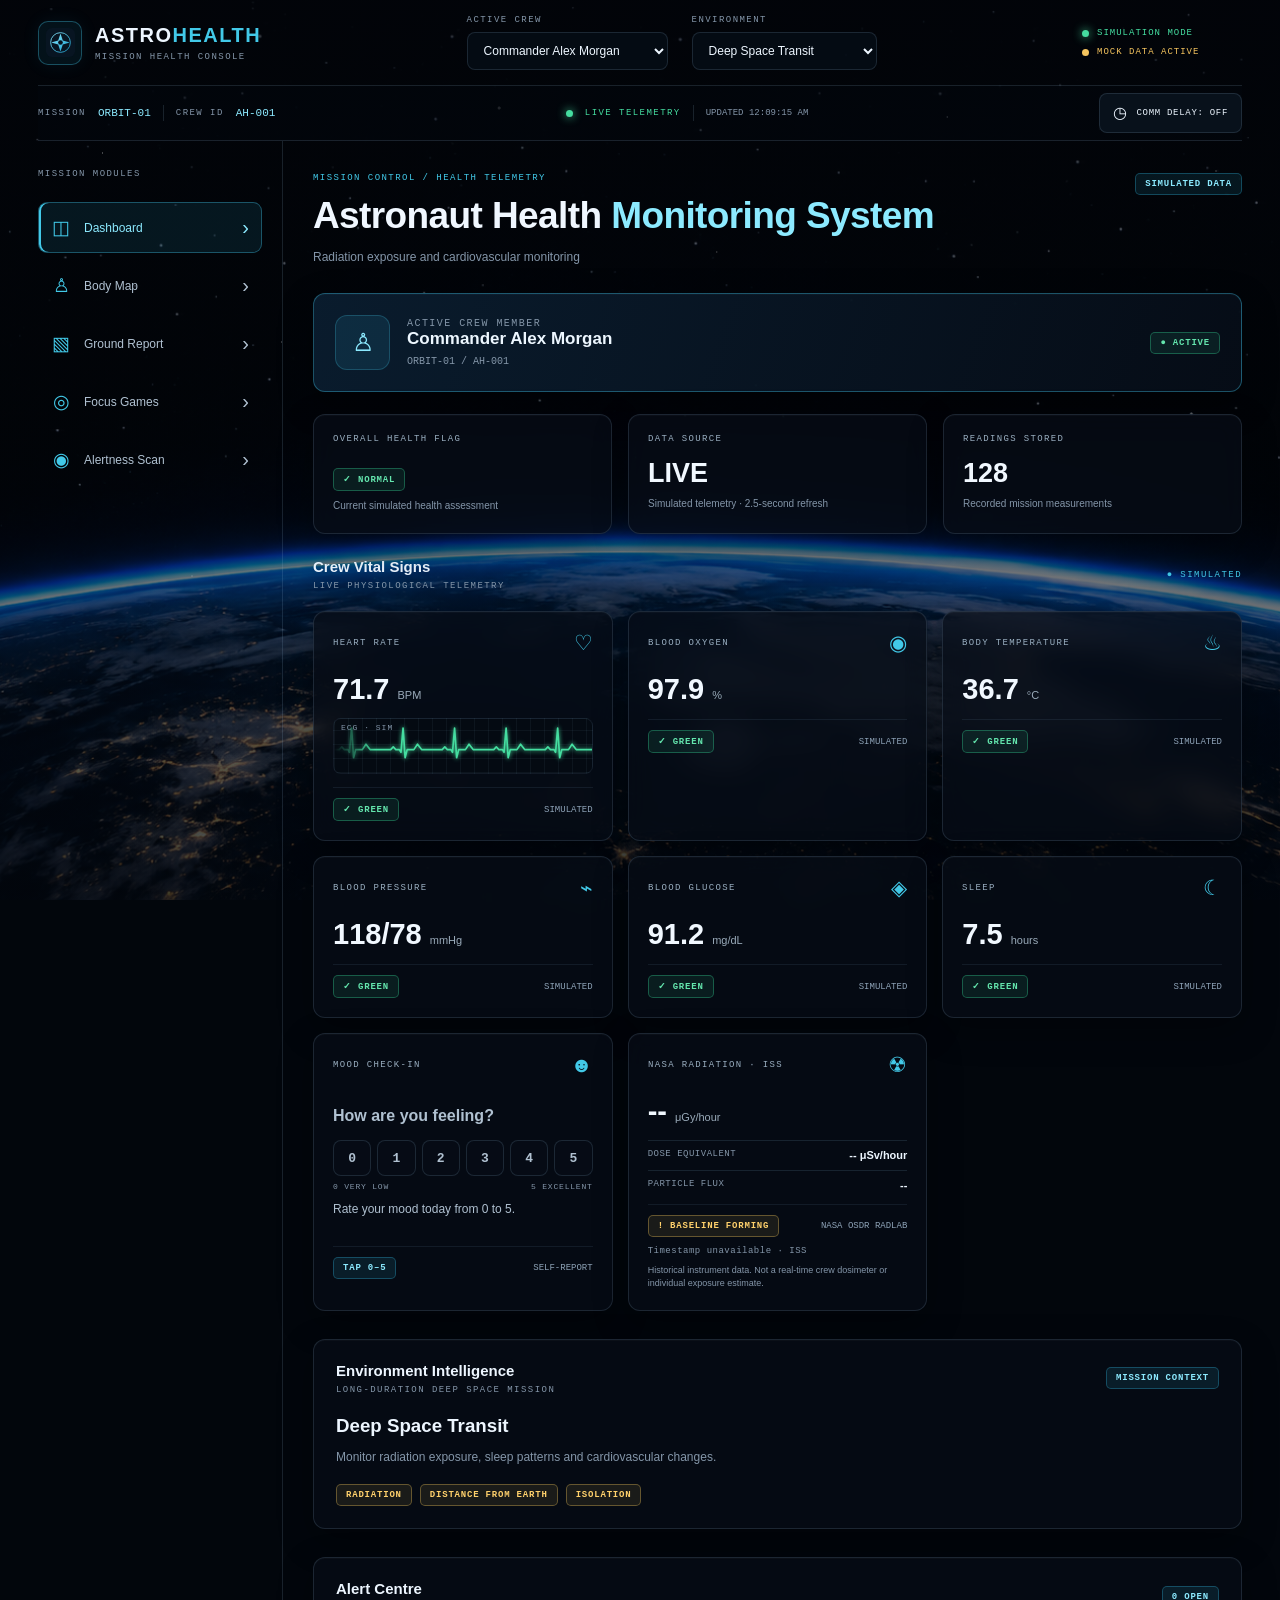
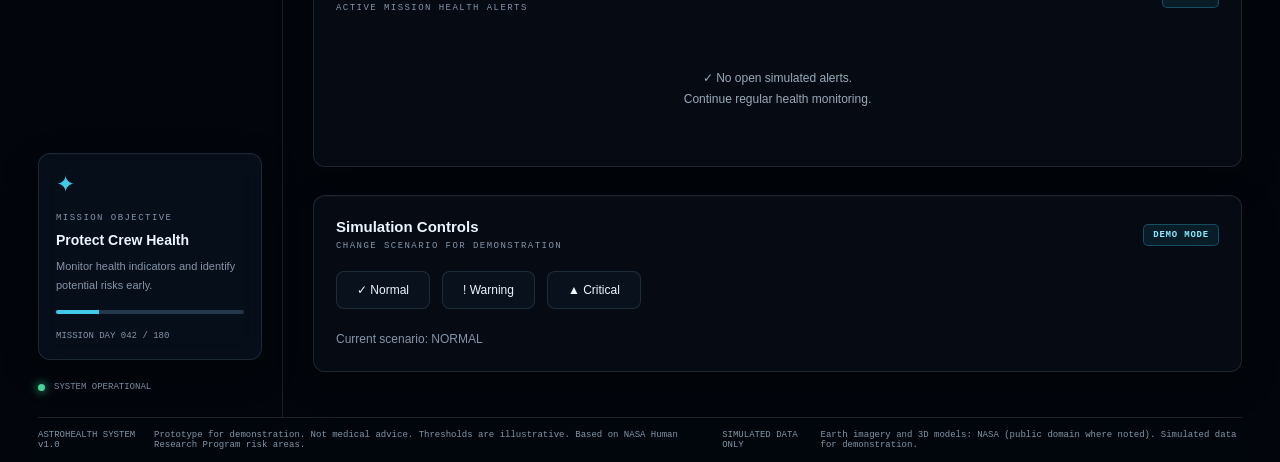
<file: frontend/static/index.html>
<!DOCTYPE html>
<html lang="en">
<head>
    <meta charset="UTF-8">
    <meta name="viewport" content="width=device-width, initial-scale=1.0">

    <meta name="theme-color" content="#07111f">

    <meta name="description"
          content="AstroHealth - Astronaut Mission Health Monitoring Console">

    <title>AstroHealth | Mission Health Console</title>

    <!-- Existing stylesheets -->
    <link rel="stylesheet" href="./css/tokens.css">
    <link rel="stylesheet" href="./css/base.css">
    <link rel="stylesheet" href="./css/components.css">
    <link rel="stylesheet" href="./css/pages.css">
<link rel="stylesheet" href="./css/body-map.css">
<link rel="stylesheet" href="./css/report.css">
    <!-- Earth mission-control theme -->
    <link rel="stylesheet" href="./css/theme-earth.css">

    <!-- Focus Games theme -->
    <link rel="stylesheet" href="./css/games.css">

    <!-- Dashboard extras: ECG trace + mood check-in -->
    <link rel="stylesheet" href="./css/dashboard-extras.css">

    <!-- Alertness Scan (MediaPipe) + radiation card -->
    <link rel="stylesheet" href="./css/vision.css">
    <link rel="stylesheet" href="./css/radiation.css">

    <link rel="icon" href="./assets/logo.svg" type="image/svg+xml">
</head>

<body class="photo-earth">

    <div class="app-background space-bg" aria-hidden="true"></div>

    <div class="app-shell">

        <!-- TOP HEADER -->
        <header class="topbar">

            <div class="brand">

                <div class="brand-logo">
                    <img src="./assets/logo.svg" alt="AstroHealth logo">
                </div>

                <div class="brand-info">
                    <h1>ASTRO<span>HEALTH</span></h1>
                    <p>MISSION HEALTH CONSOLE</p>
                </div>

            </div>

            <div class="header-controls">

                <div class="control-group">
                    <label for="astronautSelect">ACTIVE CREW</label>

                    <select id="astronautSelect" aria-label="Select astronaut">
                        <option value="AH-001">Commander Alex Morgan</option>
                        <option value="AH-002">Dr. Sarah Chen</option>
                        <option value="AH-003">Pilot James Wilson</option>
                        <option value="AH-004">Engineer Maya Patel</option>
                    </select>
                </div>

                <div class="control-group environment-control">
                    <label for="environmentSelect">ENVIRONMENT</label>

                    <select id="environmentSelect" aria-label="Select environment">
                        <option value="spacecraft">Deep Space Transit</option>
                        <option value="station">Space Station</option>
                        <option value="rover">Planetary Rover</option>
                        <option value="mars">Mars Base</option>
                    </select>
                </div>

            </div>

            <div class="system-status">

                <div class="simulation-status">
                    <span class="status-dot"></span>
                    <span>SIMULATION MODE</span>
                </div>

                <div class="connection-status" id="connectionStatus">
                    <span class="connection-dot"></span>
                    <span id="connectionText">INITIALIZING</span>
                </div>

            </div>

        </header>


        <!-- MISSION STATUS BAR -->
        <section class="mission-bar">

            <div class="mission-info">
                <span class="mission-label">MISSION</span>
                <strong>ORBIT-01</strong>

                <span class="mission-divider"></span>

                <span class="mission-label">CREW ID</span>
                <strong id="crewIdDisplay">AH-001</strong>
            </div>

            <div class="mission-info">
                <span class="live-indicator"></span>
                <span class="telemetry-text">LIVE TELEMETRY</span>

                <span class="mission-divider"></span>

                <span id="lastUpdated">Waiting for telemetry...</span>
            </div>

            <button class="delay-button" id="delayToggle"
                    aria-pressed="false">

                <span class="delay-icon">◷</span>
                <span id="delayText">COMM DELAY: OFF</span>

            </button>

        </section>


        <!-- MAIN LAYOUT -->
        <div class="main-layout">

            <!-- SIDEBAR -->
            <aside class="sidebar">

                <div class="sidebar-heading">MISSION MODULES</div>

                <nav class="navigation" aria-label="Main navigation">

                    <a href="#/dashboard" class="nav-link active"
                       data-route="dashboard">
                        <span class="nav-icon">◫</span>
                        <span>Dashboard</span>
                        <span class="nav-arrow">›</span>
                    </a>

                    <a href="#/body" class="nav-link"
                       data-route="body">
                        <span class="nav-icon">♙</span>
                        <span>Body Map</span>
                        <span class="nav-arrow">›</span>
                    </a>
                    <a href="#/report" class="nav-link"
                       data-route="report">
                        <span class="nav-icon">▧</span>
                        <span>Ground Report</span>
                        <span class="nav-arrow">›</span>
                    </a>

                    <!-- NEW: FOCUS GAMES -->
                    <a href="#/games" class="nav-link"
                       data-route="games">
                        <span class="nav-icon">◎</span>
                        <span>Focus Games</span>
                        <span class="nav-arrow">›</span>
                    </a>

                    <!-- NEW: ALERTNESS SCAN (MediaPipe) -->
                    <a href="#/vision" class="nav-link"
                       data-route="vision">
                        <span class="nav-icon">◉</span>
                        <span>Alertness Scan</span>
                        <span class="nav-arrow">›</span>
                    </a>

                </nav>


                <div class="sidebar-bottom">

                    <div class="mission-card">

                        <div class="mission-card-icon">✦</div>

                        <p class="eyebrow">MISSION OBJECTIVE</p>

                        <h3>Protect Crew Health</h3>

                        <p>
                            Monitor health indicators and identify
                            potential risks early.
                        </p>

                        <div class="mission-progress">
                            <span></span>
                        </div>

                        <small>MISSION DAY 042 / 180</small>

                    </div>

                    <div class="sidebar-footer">
                        <span class="status-dot"></span>
                        SYSTEM OPERATIONAL
                    </div>

                </div>

            </aside>


            <!-- MAIN CONTENT -->
            <main class="main-content" id="mainContent" tabindex="-1">

                <div class="loading-screen">
                    <div class="loader"></div>
                    <p>INITIALIZING MISSION SYSTEMS...</p>
                </div>

            </main>

        </div>


        <!-- GLOBAL FOOTER -->
        <footer class="app-footer">

            <span>ASTROHEALTH SYSTEM v1.0</span>

            <span>
                Prototype for demonstration. Not medical advice.
                Thresholds are illustrative. Based on NASA Human Research Program risk areas.
            </span>

            <span>SIMULATED DATA ONLY</span>

            <span>
                Earth imagery and 3D models: NASA (public domain where noted).
                Simulated data for demonstration.
            </span>

        </footer>

    </div>


    <!-- TOAST CONTAINER -->
    <div id="toastContainer" class="toast-container"
         aria-live="polite"></div>


    <!-- APPLICATION ROUTER -->
    <script type="module" src="./js/router.js"></script>

</body>
</html>
</file>
<file: frontend/static/css/tokens.css>
:root {

    /* BACKGROUNDS */

    --bg-main: #07111f;
    --bg-secondary: #0a1728;
    --bg-panel: #0d1c30;
    --bg-card: rgba(16, 34, 55, 0.82);
    --bg-hover: #142b43;

    /* BORDERS */

    --border: rgba(130, 180, 220, 0.13);
    --border-active: rgba(43, 207, 231, 0.45);

    /* TEXT */

    --text-primary: #edf7ff;
    --text-secondary: #a4b9cd;
    --text-muted: #71869c;

    /* ACCENT */

    --cyan: #32d5e9;
    --cyan-light: #7cecff;
    --cyan-glow: rgba(50, 213, 233, 0.15);

    /* STATUS COLORS */

    --green: #37d99a;
    --yellow: #f4c75b;
    --orange: #ff994d;
    --red: #ff596d;

    /* TYPOGRAPHY */

    --font-main: -apple-system, BlinkMacSystemFont,
        "Segoe UI", sans-serif;

    --font-mono: "SFMono-Regular", Consolas,
        "Liberation Mono", monospace;

    /* SPACING */

    --space-1: 4px;
    --space-2: 8px;
    --space-3: 12px;
    --space-4: 16px;
    --space-5: 20px;
    --space-6: 24px;
    --space-8: 32px;
    --space-10: 40px;

    /* RADIUS */

    --radius-sm: 8px;
    --radius-md: 13px;
    --radius-lg: 18px;
    --radius-xl: 24px;

    /* SHADOWS */

    --shadow-card: 0 10px 35px rgba(0, 0, 0, 0.2);

    --shadow-glow: 0 0 25px rgba(50, 213, 233, 0.12);

    /* TRANSITIONS */

    --transition: 180ms ease;

}
</file>
<file: frontend/static/css/base.css>
* {
    margin: 0;
    padding: 0;
    box-sizing: border-box;
}

html {
    scroll-behavior: smooth;
}

body {
    min-height: 100vh;
    background: var(--bg-main);
    color: var(--text-primary);
    font-family: var(--font-main);
    overflow-x: hidden;
}

button, select, input {
    font: inherit;
}

button, a, select {
    -webkit-tap-highlight-color: transparent;
}

button {
    cursor: pointer;
}

a {
    color: inherit;
    text-decoration: none;
}

button:focus-visible,
a:focus-visible,
select:focus-visible,
input:focus-visible {
    outline: 2px solid var(--cyan);
    outline-offset: 4px;
}

.app-background {
    position: fixed;
    inset: 0;
    z-index: -1;
    pointer-events: none;

    background:
        radial-gradient(circle at 75% 15%,
            rgba(16, 112, 151, 0.13), transparent 32%),
        radial-gradient(circle at 10% 85%,
            rgba(28, 78, 132, 0.12), transparent 35%),
        linear-gradient(135deg, #07111f, #091728 55%, #07111f);
}

.app-background::after {
    content: "";
    position: absolute;
    inset: 0;

    background-image:
        radial-gradient(1px 1px at 15% 25%, #ffffff65 50%, transparent),
        radial-gradient(1px 1px at 70% 40%, #ffffff50 50%, transparent),
        radial-gradient(2px 2px at 90% 75%, #ffffff45 50%, transparent),
        radial-gradient(1px 1px at 45% 80%, #ffffff55 50%, transparent);

    background-size: 240px 240px;
    opacity: 0.35;
}

.app-shell {
    width: 100%;
    min-height: 100vh;
    padding: 0 38px;
    max-width: 1900px;
    margin: auto;
}

/* HEADER */

.topbar {
    min-height: 91px;
    display: flex;
    align-items: center;
    justify-content: space-between;
    gap: 25px;
    border-bottom: 1px solid var(--border);
}

.brand {
    display: flex;
    align-items: center;
    gap: 13px;
    min-width: 220px;
}

.brand-logo {
    width: 44px;
    height: 44px;
    border-radius: 13px;
    background: var(--cyan-glow);
    border: 1px solid var(--border-active);
    display: grid;
    place-items: center;
}

.brand-logo img {
    width: 29px;
    height: 29px;
}

.brand-info h1 {
    font-size: 20px;
    font-weight: 800;
    letter-spacing: 1px;
}

.brand-info h1 span {
    color: var(--cyan);
}

.brand-info p {
    font: 9px var(--font-mono);
    color: var(--text-muted);
    letter-spacing: 1.8px;
    margin-top: 5px;
}

.header-controls {
    display: flex;
    gap: 24px;
    align-items: center;
}

.control-group {
    display: flex;
    flex-direction: column;
    gap: 7px;
}

.control-group label {
    font: 9px var(--font-mono);
    color: var(--text-muted);
    letter-spacing: 1.5px;
}

.control-group select {
    min-width: 185px;
    background: var(--bg-panel);
    color: var(--text-primary);
    border: 1px solid var(--border);
    padding: 10px 30px 10px 12px;
    border-radius: var(--radius-sm);
    font-size: 12px;
}

.control-group select option {
    background: var(--bg-panel);
}

.system-status {
    display: flex;
    flex-direction: column;
    gap: 9px;
    min-width: 160px;
}

.simulation-status,
.connection-status {
    display: flex;
    align-items: center;
    gap: 8px;
    font: 9px var(--font-mono);
    letter-spacing: 1px;
}

.simulation-status {
    color: var(--green);
}

.connection-status {
    color: var(--text-muted);
}

.status-dot,
.connection-dot,
.live-indicator {
    width: 7px;
    height: 7px;
    border-radius: 50%;
    background: var(--green);
    display: inline-block;
    flex-shrink: 0;
}

.status-dot,
.live-indicator {
    box-shadow: 0 0 10px var(--green);
}

/* MISSION BAR */

.mission-bar {
    min-height: 55px;
    display: flex;
    align-items: center;
    justify-content: space-between;
    gap: 15px;
    border-bottom: 1px solid var(--border);
}

.mission-info {
    display: flex;
    align-items: center;
    gap: 12px;
    font-size: 11px;
}

.mission-label {
    color: var(--text-muted);
    font: 9px var(--font-mono);
    letter-spacing: 1px;
}

.mission-info strong {
    color: var(--cyan);
    font: 11px var(--font-mono);
}

.mission-divider {
    height: 16px;
    width: 1px;
    background: var(--border);
}

.telemetry-text {
    color: var(--green);
    font: 9px var(--font-mono);
    letter-spacing: 1px;
}

#lastUpdated {
    color: var(--text-muted);
    font: 9px var(--font-mono);
}

/* LAYOUT */

.main-layout {
    display: grid;
    grid-template-columns: 245px minmax(0, 1fr);
    min-height: calc(100vh - 190px);
}

.sidebar {
    padding: 28px 20px 25px 0;
    border-right: 1px solid var(--border);
    display: flex;
    flex-direction: column;
}

.sidebar-heading,
.eyebrow {
    font: 9px var(--font-mono);
    letter-spacing: 1.6px;
    color: var(--text-muted);
}

.sidebar-heading {
    margin-bottom: 23px;
}

.navigation {
    display: flex;
    flex-direction: column;
    gap: 7px;
}

.nav-link {
    display: flex;
    align-items: center;
    gap: 13px;
    padding: 13px 12px;
    border-radius: var(--radius-sm);
    color: var(--text-secondary);
    font-size: 12px;
    transition: var(--transition);
    border: 1px solid transparent;
}

.nav-link:hover {
    background: rgba(50, 213, 233, 0.05);
    color: var(--cyan-light);
}

.nav-link.active {
    background: var(--cyan-glow);
    border-color: var(--border-active);
    color: var(--cyan-light);
}

.nav-icon {
    width: 20px;
    text-align: center;
    font-size: 19px;
}

.nav-arrow {
    margin-left: auto;
    font-size: 20px;
}

.sidebar-bottom {
    margin-top: auto;
    padding-top: 30px;
}

.mission-card {
    padding: 17px;
    border: 1px solid var(--border);
    background: rgba(13, 28, 48, 0.75);
    border-radius: var(--radius-md);
}

.mission-card-icon {
    color: var(--cyan);
    font-size: 23px;
    margin-bottom: 15px;
}

.mission-card h3 {
    font-size: 14px;
    margin: 9px 0;
}

.mission-card > p:not(.eyebrow) {
    font-size: 11px;
    line-height: 1.7;
    color: var(--text-muted);
}

.mission-progress {
    margin: 16px 0 10px;
    height: 4px;
    border-radius: 10px;
    background: #25374c;
    overflow: hidden;
}

.mission-progress span {
    display: block;
    width: 23%;
    height: 100%;
    background: var(--cyan);
}

.mission-card small {
    font: 9px var(--font-mono);
    color: var(--text-muted);
}

.sidebar-footer {
    display: flex;
    gap: 9px;
    align-items: center;
    margin-top: 22px;
    color: var(--text-muted);
    font: 9px var(--font-mono);
}

.main-content {
    padding: 32px 0 45px 30px;
    min-width: 0;
    animation: pageEnter 250ms ease;
}

.app-footer {
    border-top: 1px solid var(--border);
    min-height: 45px;
    display: flex;
    justify-content: space-between;
    align-items: center;
    gap: 15px;
    color: var(--text-muted);
    font: 9px var(--font-mono);
    padding: 10px 0;
}

.loading-screen {
    min-height: 300px;
    display: grid;
    place-content: center;
    justify-items: center;
    gap: 18px;
    color: var(--cyan);
    font: 10px var(--font-mono);
    letter-spacing: 1px;
}

.loader {
    width: 30px;
    height: 30px;
    border: 2px solid var(--border);
    border-top-color: var(--cyan);
    border-radius: 50%;
    animation: spin 0.8s linear infinite;
}

@keyframes spin {
    to { transform: rotate(360deg); }
}

@keyframes pageEnter {
    from { opacity: 0; transform: translateY(7px); }
    to { opacity: 1; transform: translateY(0); }
}

@media(max-width: 1100px) {
    .app-shell {
        padding: 0 20px;
    }

    .topbar {
        flex-wrap: wrap;
        padding: 17px 0;
    }

    .header-controls {
        order: 3;
        width: 100%;
    }

    .system-status {
        margin-left: auto;
    }
}

@media(max-width: 750px) {
    .app-shell {
        padding: 0 14px;
    }

    .main-layout {
        grid-template-columns: 1fr;
    }

    .sidebar {
        border-right: 0;
        border-bottom: 1px solid var(--border);
        padding: 12px 0;
    }

    .sidebar-heading,
    .sidebar-bottom {
        display: none;
    }

    .navigation {
        flex-direction: row;
        overflow-x: auto;
        padding-bottom: 5px;
    }

    .nav-link {
        white-space: nowrap;
        padding: 10px;
        font-size: 11px;
    }

    .nav-arrow {
        display: none;
    }

    .main-content {
        padding: 25px 0;
    }

    .mission-bar {
        flex-wrap: wrap;
        padding: 12px 0;
    }

    .mission-info:nth-child(2) {
        display: none;
    }

    .app-footer {
        flex-direction: column;
        align-items: flex-start;
    }
}

@media(max-width: 480px) {
    .header-controls {
        flex-direction: column;
        align-items: stretch;
    }

    .control-group select {
        width: 100%;
    }

    .system-status {
        margin-left: 0;
    }

    .topbar {
        gap: 16px;
    }

    .brand-info h1 {
        font-size: 17px;
    }
}

@media(prefers-reduced-motion: reduce) {
    *,
    *::before,
    *::after {
        scroll-behavior: auto !important;
        animation-duration: 0.01ms !important;
        transition-duration: 0.01ms !important;
    }
}
</file>
<file: frontend/static/css/components.css>
/* BUTTONS */

.delay-button {
    display: flex;
    align-items: center;
    gap: 9px;
    background: rgba(50, 213, 233, 0.08);
    border: 1px solid var(--border-active);
    color: var(--cyan);
    padding: 9px 13px;
    border-radius: var(--radius-sm);
    font: 9px var(--font-mono);
    letter-spacing: 0.7px;
    transition: var(--transition);
}

.delay-button:hover,
.delay-button.enabled {
    background: rgba(50, 213, 233, 0.17);
    box-shadow: var(--shadow-glow);
}

.delay-icon {
    font-size: 16px;
}

/* BADGES */

.badge {
    display: inline-flex;
    align-items: center;
    gap: 6px;
    border: 1px solid var(--border);
    border-radius: 20px;
    padding: 5px 10px;
    font: 9px var(--font-mono);
    letter-spacing: 0.6px;
}

.badge-green {
    color: var(--green);
    background: rgba(55, 217, 154, 0.09);
    border-color: rgba(55, 217, 154, 0.2);
}

.badge-cyan {
    color: var(--cyan);
    background: var(--cyan-glow);
    border-color: var(--border-active);
}

.badge-yellow {
    color: var(--yellow);
    background: rgba(244, 199, 91, 0.1);
}

.badge-orange {
    color: var(--orange);
    background: rgba(255, 153, 77, 0.1);
}

.badge-red {
    color: var(--red);
    background: rgba(255, 89, 109, 0.1);
}

/* CARDS */

.panel {
    background: var(--bg-card);
    border: 1px solid var(--border);
    border-radius: var(--radius-lg);
    padding: 22px;
    box-shadow: var(--shadow-card);
    transition: var(--transition);
    backdrop-filter: blur(12px);
}

.panel:hover {
    border-color: rgba(50, 213, 233, 0.3);
    box-shadow: var(--shadow-glow);
}

.panel-heading {
    display: flex;
    align-items: center;
    justify-content: space-between;
    gap: 15px;
    margin-bottom: 20px;
}

.panel-heading h3 {
    font-size: 15px;
    font-weight: 650;
}

.panel-heading p {
    font: 9px var(--font-mono);
    color: var(--text-muted);
    margin-top: 6px;
}

/* TOASTS */

.toast-container {
    position: fixed;
    right: 24px;
    bottom: 24px;
    z-index: 1000;
    display: flex;
    flex-direction: column;
    gap: 10px;
}

.toast {
    padding: 14px 18px;
    border: 1px solid var(--border-active);
    border-radius: var(--radius-md);
    background: #10243a;
    color: var(--text-primary);
    min-width: 250px;
    font-size: 12px;
    box-shadow: var(--shadow-glow);
    animation: toastIn 250ms ease;
}

.toast.error {
    border-color: var(--red);
}

.toast.success {
    border-color: var(--green);
}

@keyframes toastIn {
    from { opacity: 0; transform: translateX(15px); }
    to { opacity: 1; transform: translateX(0); }
}

/* SIMULATION LABEL */

.simulated-label {
    color: var(--cyan);
    font: 9px var(--font-mono);
    letter-spacing: 1px;
}

/* EMPTY AND LOADING STATES */

.empty-state {
    text-align: center;
    color: var(--text-muted);
    padding: 35px 15px;
    font-size: 12px;
    line-height: 1.7;
}

.skeleton {
    background: linear-gradient(
        90deg,
        #13243a 25%,
        #203750 50%,
        #13243a 75%
    );
    background-size: 200% 100%;
    animation: skeleton 1.5s infinite;
    border-radius: 8px;
}

@keyframes skeleton {
    to { background-position: -200% 0; }
}

.scenario-controls {
    display: flex;
    flex-wrap: wrap;
    gap: 12px;
    margin: 20px 0;
}

.scenario-btn {
    padding: 11px 20px;
    border: 1px solid var(--border);
    border-radius: var(--radius-sm);
    background: var(--bg-panel);
    color: var(--text-primary);
    font-size: 12px;
    transition: var(--transition);
}

.scenario-btn:hover {
    border-color: var(--cyan);
    color: var(--cyan);
    box-shadow: var(--shadow-glow);
}

.alert-item {
    display: flex;
    align-items: center;
    justify-content: space-between;
    gap: 15px;
    padding: 16px 0;
    border-bottom: 1px solid var(--border);
}

.alert-item h4 {
    margin: 10px 0 5px;
    font-size: 13px;
}

.alert-item p {
    color: var(--text-muted);
    font-size: 11px;
    line-height: 1.6;
}

[hidden] {
    display: none !important;
}
</file>
<file: frontend/static/css/pages.css>
/* PAGE HEADINGS */

.page-header {
    display: flex;
    align-items: flex-start;
    justify-content: space-between;
    gap: 20px;
    margin-bottom: 30px;
}

.page-eyebrow {
    color: var(--cyan);
    font: 10px var(--font-mono);
    letter-spacing: 2px;
    margin-bottom: 12px;
}

.page-title {
    font-size: clamp(25px, 3vw, 37px);
    letter-spacing: -1px;
    font-weight: 750;
}

.page-title span {
    color: var(--cyan);
}

.page-description {
    color: var(--text-muted);
    font-size: 12px;
    margin-top: 10px;
    line-height: 1.7;
}

/* DASHBOARD GRID */

.dashboard-grid {
    display: grid;
    grid-template-columns: repeat(3, minmax(0, 1fr));
    gap: 16px;
    margin-bottom: 24px;
}

.stat-card {
    background: var(--bg-card);
    border: 1px solid var(--border);
    border-radius: var(--radius-lg);
    padding: 20px;
    min-width: 0;
    transition: var(--transition);
}

.stat-card:hover {
    border-color: var(--border-active);
    transform: translateY(-2px);
}

.stat-label {
    font: 9px var(--font-mono);
    letter-spacing: 1.2px;
    color: var(--text-muted);
}

.stat-value {
    font-size: 27px;
    font-weight: 750;
    margin: 14px 0 7px;
}

.stat-description {
    color: var(--text-muted);
    font-size: 10px;
    line-height: 1.6;
}

.health-value {
    color: var(--green);
}

.vitals-grid {
    display: grid;
    grid-template-columns: repeat(3, minmax(0, 1fr));
    gap: 15px;
}

.vital-card {
    background: var(--bg-card);
    border: 1px solid var(--border);
    border-radius: var(--radius-lg);
    padding: 19px;
}

.vital-card-top {
    display: flex;
    justify-content: space-between;
    align-items: center;
    margin-bottom: 18px;
}

.vital-icon {
    font-size: 21px;
    color: var(--cyan);
}

.vital-name {
    font: 10px var(--font-mono);
    color: var(--text-muted);
    letter-spacing: 1px;
}

.vital-reading {
    font-size: 29px;
    font-weight: 750;
}

.vital-reading small {
    font-size: 11px;
    color: var(--text-muted);
    font-weight: 400;
}

.vital-bottom {
    display: flex;
    justify-content: space-between;
    gap: 10px;
    margin-top: 13px;
    align-items: center;
}

.trend-text {
    font: 9px var(--font-mono);
    color: var(--text-muted);
}

.section-title {
    font-size: 15px;
    font-weight: 650;
    margin-bottom: 16px;
}

.section-space {
    margin-top: 28px;
}

/* CREW PROFILE */

.crew-profile {
    display: flex;
    align-items: center;
    gap: 17px;
    background: linear-gradient(
        110deg,
        rgba(18, 50, 75, 0.85),
        rgba(13, 28, 48, 0.8)
    );
    border: 1px solid var(--border-active);
    border-radius: var(--radius-lg);
    padding: 21px;
    margin-bottom: 22px;
}

.crew-avatar {
    width: 55px;
    height: 55px;
    display: grid;
    place-items: center;
    flex-shrink: 0;
    border-radius: 16px;
    background: var(--cyan-glow);
    color: var(--cyan);
    font-size: 25px;
}

.crew-profile h3 {
    font-size: 17px;
    margin-bottom: 7px;
}

.crew-profile p {
    font: 10px var(--font-mono);
    color: var(--text-muted);
}

.crew-profile .badge {
    margin-left: auto;
}

/* OTHER PAGES */

.module-placeholder {
    border: 1px solid var(--border);
    background: var(--bg-card);
    border-radius: var(--radius-lg);
    min-height: 300px;
    display: grid;
    place-content: center;
    justify-items: center;
    text-align: center;
    padding: 30px;
}

.module-placeholder .placeholder-icon {
    font-size: 45px;
    color: var(--cyan);
    margin-bottom: 20px;
}

.module-placeholder h2 {
    font-size: 20px;
    margin-bottom: 10px;
}

.module-placeholder p {
    max-width: 400px;
    color: var(--text-muted);
    font-size: 12px;
    line-height: 1.8;
}

/* RESPONSIVE */

@media(max-width: 1100px) {
    .dashboard-grid,
    .vitals-grid {
        grid-template-columns: repeat(2, minmax(0, 1fr));
    }
}

@media(max-width: 550px) {
    .dashboard-grid,
    .vitals-grid {
        grid-template-columns: 1fr;
    }

    .page-header {
        flex-direction: column;
    }

    .crew-profile {
        flex-wrap: wrap;
    }

    .crew-profile .badge {
        margin-left: 0;
    }

    .stat-value,
    .vital-reading {
        font-size: 25px;
    }
}
</file>
<file: frontend/static/css/body-map.css>
/* =====================================================
   ASTROHEALTH — BODY MAP
   Astronaut image + precisely positioned sensor markers
===================================================== */

/* MAIN LAYOUT */

.bm-layout {
    display: grid;
    grid-template-columns: minmax(280px, 1fr) minmax(300px, 1fr);
    gap: 18px;
    align-items: start;
}

.bm-visual,
.bm-side > .panel,
.bm-detail-panel {
    background: rgba(8, 14, 24, 0.88);
    border: 1px solid var(--border, #26394b);
    border-radius: 13px;
    padding: 20px;
    box-sizing: border-box;
}

/* =====================================================
   ASTRONAUT STAGE
===================================================== */

.bm-figure-wrap {
    position: relative;
    width: 100%;
    height: 430px;
    min-height: 430px;
    display: flex;
    align-items: center;
    justify-content: center;
    overflow: hidden;
    isolation: isolate;
}

/* Astronaut image */

.bm-astronaut-image {
    position: relative;
    z-index: 1;

    display: block;
    width: 310px;
    max-width: 78%;
    height: 420px;

    object-fit: contain;
    object-position: center;

    margin: 0 auto;
    pointer-events: none;

    filter: drop-shadow(0 0 14px rgba(39, 205, 239, 0.17));
}

/* Keep SVG fallback styling */

.bm-figure {
    position: relative;
    z-index: 1;
    width: min(100%, 240px);
    height: 420px;
    filter: drop-shadow(0 0 16px rgba(38, 195, 231, 0.13));
}

/* =====================================================
   SENSOR MARKERS
   All positions are relative to the stage centre.
===================================================== */

.bm-hotspot {
    position: absolute;
    z-index: 5;

    width: 34px;
    height: 34px;
    padding: 0;

    display: flex;
    align-items: center;
    justify-content: center;

    transform: translate(-50%, -50%);

    border: 2px solid #35d9f5;
    border-radius: 50%;

    background: rgba(4, 24, 39, 0.96);
    color: #9ceeff;

    font-family: monospace;
    font-size: 11px;
    font-weight: 700;

    cursor: pointer;

    box-shadow:
        0 0 8px rgba(35, 210, 245, 0.28),
        inset 0 0 8px rgba(35, 210, 245, 0.10);

    transition:
        background 160ms ease,
        box-shadow 160ms ease,
        border-color 160ms ease;
}

.bm-hotspot:hover,
.bm-hotspot.selected,
.bm-hotspot:focus-visible {
    background: #07516a;
    border-color: #9ceeff;

    box-shadow:
        0 0 0 4px rgba(53, 217, 245, 0.10),
        0 0 18px rgba(53, 217, 245, 0.55);

    outline: none;
}



/* 01 — Head / Sleep and Neurobehavioral Health */
.bm-head {
    top: 12%;
    left: 54%;
}

/* 02 — Chest / Cardiovascular */
.bm-chest {
    top: 34%;
    left: 57%;
}

/* 03 — Lungs / Respiratory */
.bm-lungs {
    top: 39%;
    left: 43%;
}

/* 04 — Abdomen / Metabolic */
.bm-abdomen {
    top: 56%;
    left: 56%;
}

/* 05 — Lower body / Temperature */
.bm-temp {
    top: 79%;
    left: 44%;
}

/* =====================================================
   LABELS AND HINTS
===================================================== */

.bm-hint,
.bm-footer-note {
    color: var(--text-muted, #8a9aaa);
    font-family: monospace;
    font-size: 10px;
    letter-spacing: 1.2px;
    text-align: center;
}

.bm-hint {
    margin-top: 4px;
}

/* =====================================================
   BODY SYSTEM LIST
===================================================== */

.bm-system-list,
.bm-reading-list {
    display: grid;
    gap: 9px;
}

.bm-system-button {
    width: 100%;
    min-height: 49px;

    display: flex;
    align-items: center;
    gap: 12px;

    padding: 13px;

    color: var(--text-primary, #e8f2fc);
    background: rgba(13, 28, 42, 0.78);

    border: 1px solid var(--border, #26394b);
    border-radius: 9px;

    text-align: left;
    cursor: pointer;

    transition:
        border-color 160ms ease,
        background 160ms ease;
}

.bm-system-button:hover,
.bm-system-button[aria-pressed="true"] {
    border-color: var(--cyan, #39c9e8);
    background: rgba(16, 61, 78, 0.65);
}

.bm-system-button:focus-visible {
    outline: 2px solid #8beaff;
    outline-offset: 3px;
}

.bm-system-number {
    color: #4bd8f2;
    font-family: monospace;
    font-size: 11px;
    font-weight: 700;
    flex-shrink: 0;
}

/* =====================================================
   SELECTED SYSTEM DETAILS
===================================================== */

.bm-detail-panel {
    margin-top: 16px;
}

.bm-detail-panel h3 {
    margin: 8px 0;
}

.bm-reading {
    display: flex;
    justify-content: space-between;
    align-items: center;
    gap: 10px;

    padding: 12px;

    border: 1px solid var(--border, #26394b);
    border-radius: 8px;

    background: rgba(4, 12, 22, 0.75);
}

.bm-reading-label {
    display: block;

    color: var(--text-muted, #8a9aaa);

    font-family: monospace;
    font-size: 10px;

    margin-bottom: 6px;
    text-transform: uppercase;
}

.bm-reading strong {
    font-size: 19px;
}

.bm-status {
    font-family: monospace;
    font-size: 10px;
    white-space: nowrap;
}

/* STATUS COLORS */

.bm-green {
    color: #43dfa5;
}

.bm-yellow {
    color: #f5c451;
}

.bm-orange {
    color: #ff9b48;
}

.bm-red {
    color: #ff5f69;
}

.bm-disclaimer {
    margin-top: 14px;

    color: var(--text-muted, #8a9aaa);
    font-size: 11px;
    line-height: 1.6;
}

.bm-footer-note {
    margin-top: 20px;
    letter-spacing: 0.4px;
}

/* =====================================================
   RESPONSIVE DESIGN
===================================================== */

@media (max-width: 850px) {
    .bm-layout {
        grid-template-columns: 1fr;
    }
}

@media (max-width: 480px) {
    .bm-figure-wrap {
        height: 390px;
        min-height: 390px;
    }

    .bm-astronaut-image {
        width: 280px;
        max-width: 82%;
        height: 380px;
    }

    .bm-hotspot {
        width: 31px;
        height: 31px;
        font-size: 10px;
    }
}

/* =====================================================
   REDUCED MOTION
===================================================== */

@media (prefers-reduced-motion: reduce) {
    .bm-hotspot,
    .bm-system-button {
        transition: none !important;
    }
}
</file>
<file: frontend/static/css/report.css>
/* GROUND REPORT */

.report-document {
    max-width: 1050px;
    margin: 20px auto;
    padding: 28px;
    background: rgba(7, 15, 27, .92);
    border: 1px solid var(--border, #26394b);
    border-radius: 14px;
}

.report-document-header,
.report-section-heading,
.report-meta,
.report-alert,
.report-vital {
    display: flex;
    justify-content: space-between;
    align-items: center;
    gap: 16px;
}

.report-document-header {
    padding-bottom: 22px;
    border-bottom: 1px solid var(--border, #26394b);
}

.report-document-header h2 {
    margin: 8px 0;
    font-size: 27px;
}

.report-document-header p,
.report-copy,
.report-note,
.report-disclaimer {
    color: var(--text-muted, #8a9aaa);
    font-size: 12px;
    line-height: 1.7;
}

.report-eyebrow,
.report-meta span,
.report-vital > span:first-child,
.report-small-label {
    color: #7e94a9;
    font: 10px monospace;
    letter-spacing: 1.2px;
    text-transform: uppercase;
}

.report-document-mark {
    display: grid;
    place-items: center;
    width: 58px;
    height: 58px;
    border: 1px solid #35c9e8;
    border-radius: 12px;
    color: #68e3fa;
    font: 700 22px monospace;
}

.report-meta {
    display: grid;
    grid-template-columns: repeat(4, minmax(0, 1fr));
    padding: 20px 0;
    border-bottom: 1px solid var(--border, #26394b);
}

.report-meta div {
    display: grid;
    gap: 7px;
}

.report-meta strong {
    font-size: 13px;
}

.report-section {
    padding: 22px 0;
    border-bottom: 1px solid rgba(70, 100, 125, .25);
}

.report-section-heading {
    margin-bottom: 15px;
}

.report-section-heading h3 {
    margin: 6px 0 0;
    font-size: 17px;
}

.report-vitals {
    display: grid;
    grid-template-columns: repeat(2, minmax(0, 1fr));
    gap: 10px;
}

.report-vital {
    padding: 15px;
    border: 1px solid var(--border, #26394b);
    border-radius: 9px;
    background: rgba(13, 28, 42, .65);
}

.report-vital > span:first-child {
    flex: 1;
}

.report-vital strong {
    font-size: 18px;
    white-space: nowrap;
}

.report-vital strong small {
    color: var(--text-muted, #8a9aaa);
    font-size: 11px;
    font-weight: 400;
}

.report-status {
    padding: 5px 9px;
    border: 1px solid currentColor;
    border-radius: 5px;
    font: 700 10px monospace;
    white-space: nowrap;
}

.report-green { color: #43dfa5; }
.report-yellow { color: #f5c451; }
.report-orange { color: #ff9b48; }
.report-red { color: #ff5f69; }
.report-unknown { color: #8a9aaa; }

.report-alert-list {
    display: grid;
    gap: 9px;
}

.report-alert {
    padding: 14px;
    background: rgba(13, 28, 42, .65);
    border: 1px solid var(--border, #26394b);
    border-radius: 9px;
}

.report-alert p {
    margin: 6px 0 0;
    color: var(--text-muted, #8a9aaa);
    font-size: 12px;
}

.report-empty {
    padding: 18px;
    color: #43dfa5;
    background: rgba(67, 223, 165, .06);
    border: 1px solid rgba(67, 223, 165, .25);
    border-radius: 9px;
}

.report-observations,
.report-recommendations {
    padding-left: 22px;
    color: var(--text-primary, #e8f2fc);
    font-size: 13px;
    line-height: 2;
}

.report-note {
    padding: 12px;
    border-left: 2px solid #35c9e8;
    background: rgba(53, 201, 232, .05);
}

.report-document-footer {
    padding-top: 20px;
    text-align: center;
}

.report-document-footer strong {
    color: #66dff5;
    font: 11px monospace;
    letter-spacing: 1px;
}

.report-document-footer p {
    color: var(--text-muted, #8a9aaa);
    font-size: 11px;
    line-height: 1.6;
}

.report-actions {
    display: flex;
    justify-content: flex-end;
    flex-wrap: wrap;
    gap: 12px;
    margin: 18px 0;
}

.report-actions button {
    min-height: 42px;
    padding: 10px 18px;
    border-radius: 8px;
    cursor: pointer;
}

.report-disclaimer {
    text-align: right;
}

@media (max-width: 700px) {
    .report-document {
        padding: 16px;
    }

    .report-meta {
        grid-template-columns: repeat(2, minmax(0, 1fr));
        gap: 18px;
    }

    .report-vitals {
        grid-template-columns: 1fr;
    }

    .report-vital {
        flex-wrap: wrap;
    }
}

/* PRINT / SAVE AS PDF */

@media print {
    @page {
        size: A4;
        margin: 15mm;
    }

    body,
    .app-shell,
    .main-layout,
    .main-content {
        background: white !important;
        color: #17212c !important;
        overflow: visible !important;
        height: auto !important;
        max-height: none !important;
    }

    .topbar,
    .mission-bar,
    .sidebar,
    .app-footer,
    .toast-container,
    .report-actions,
    .page-header {
        display: none !important;
    }

    .app-shell,
    .main-layout {
        display: block !important;
    }

    .main-content {
        width: 100% !important;
        padding: 0 !important;
        margin: 0 !important;
    }

    .report-document {
        max-width: none;
        margin: 0;
        padding: 0;
        color: #17212c !important;
        background: white !important;
        border: 0;
    }

    .report-document h2,
    .report-document h3,
    .report-document strong,
    .report-copy,
    .report-observations,
    .report-recommendations {
        color: #17212c !important;
    }

    .report-vital,
    .report-alert {
        background: white !important;
        break-inside: avoid;
    }

    .report-section {
        break-inside: avoid;
    }

    .report-eyebrow,
    .report-meta span,
    .report-vital > span:first-child {
        color: #526477 !important;
    }

    .report-note {
        color: #17212c !important;
        background: #f2f7fa !important;
    }
}
</file>
<file: frontend/static/css/theme-earth.css>
/* =========================================================
   ASTROHEALTH — EARTH MISSION CONTROL THEME
   Add-on stylesheet. Does not replace existing styles.
========================================================= */

:root {
    --bg-main: #03070d;
    --bg-secondary: #060d17;
    --bg-panel: rgba(7, 14, 24, 0.82);
    --bg-card: rgba(8, 14, 24, 0.72);
    --bg-hover: rgba(18, 39, 57, 0.88);

    --border: rgba(143, 180, 208, 0.17);
    --border-active: rgba(55, 205, 235, 0.55);

    --text-primary: #edf6ff;
    --text-secondary: #b0c1d1;
    --text-muted: #8496a9;

    --cyan: #42c9e8;
    --cyan-light: #8ceaff;
    --cyan-glow: rgba(50, 190, 230, 0.13);

    --green: #45dda0;
    --yellow: #f5c45e;
    --orange: #ff994d;
    --red: #ff596d;

    --radius-sm: 7px;
    --radius-md: 11px;
    --radius-lg: 13px;
    --radius-xl: 16px;

    --shadow-card:
        0 12px 35px rgba(0, 0, 0, 0.32),
        inset 0 1px 0 rgba(255, 255, 255, 0.025);

    --shadow-glow:
        0 0 18px rgba(50, 190, 230, 0.10);

    --transition: 180ms ease;
}

/* =========================================================
   EARTH / SPACE BACKGROUND
========================================================= */

html {
    background: #02060c;
}

body {
    background: transparent;
    color: var(--text-primary);
    position: relative;
    isolation: isolate;
}

/* Reuse the existing .app-background element.
   No extra background element is necessary. */

.app-background {
    position: fixed;
    inset: 0;
    z-index: -1;
    overflow: hidden;
    pointer-events: none;

    background:
        radial-gradient(
            ellipse at 50% 85%,
            rgba(10, 37, 65, 0.28),
            transparent 48%
        ),
        linear-gradient(
            180deg,
            #02050b 0%,
            #050b14 58%,
            #071321 100%
        );
}

/* Earth horizon */

.app-background::before {
    content: "";
    position: absolute;

    width: 220vw;
    height: 110vw;

    left: -60vw;
    bottom: -90vw;

    border-radius: 50%;

    background:
        radial-gradient(
            ellipse at 50% 0%,
            rgba(21, 66, 103, 0.95) 0%,
            rgba(9, 37, 65, 0.96) 22%,
            #061322 49%,
            #030912 72%,
            #010409 100%
        );

    box-shadow:
        0 -2px 5px rgba(80, 193, 255, 0.65),
        0 -8px 24px rgba(28, 139, 220, 0.22),
        0 -22px 65px rgba(17, 89, 156, 0.13);
}

/* Faint stars */

.app-background::after {
    content: "";
    position: absolute;
    inset: 0;

    background-image:
        radial-gradient(1px 1px at 8% 17%, #ffffff9c 50%, transparent 100%),
        radial-gradient(1px 1px at 22% 38%, #ffffff70 50%, transparent 100%),
        radial-gradient(2px 2px at 39% 12%, #ffffff75 50%, transparent 100%),
        radial-gradient(1px 1px at 56% 28%, #ffffff70 50%, transparent 100%),
        radial-gradient(1px 1px at 74% 13%, #ffffff85 50%, transparent 100%),
        radial-gradient(2px 2px at 88% 36%, #ffffff65 50%, transparent 100%),
        radial-gradient(1px 1px at 95% 19%, #ffffff85 50%, transparent 100%),
        radial-gradient(1px 1px at 15% 64%, #ffffff65 50%, transparent 100%),
        radial-gradient(1px 1px at 67% 58%, #ffffff55 50%, transparent 100%);

    background-size: 100% 100%;
    opacity: 0.43;
}

/* Optional photo background:
   Add class="photo-earth" to body and put earth.jpg
   inside static/assets/. */

body.photo-earth .app-background {
    background:
        linear-gradient(
            180deg,
            rgba(2, 5, 11, 0.80),
            rgba(2, 7, 14, 0.54) 60%,
            rgba(2, 7, 14, 0.75)
        ),
        url("../assets/earth.jpg") center bottom / cover no-repeat,
        #02060c;
}

body.photo-earth .app-background::before {
    display: none;
}

/* Keep application content above the background */

.app-shell {
    position: relative;
    z-index: 1;
}

/* =========================================================
   GLASS PANELS
========================================================= */

.panel,
.stat-card,
.vital-card,
.crew-profile,
.mission-card,
.module-placeholder {
    background: rgba(8, 14, 24, 0.70);
    border: 1px solid var(--border);
    border-radius: 12px;

    box-shadow: var(--shadow-card);

    -webkit-backdrop-filter: blur(12px);
    backdrop-filter: blur(12px);

    transition:
        border-color var(--transition),
        box-shadow var(--transition),
        background var(--transition);
}

.panel:hover,
.stat-card:hover,
.vital-card:hover {
    border-color: rgba(65, 195, 230, 0.42);
    box-shadow: var(--shadow-glow);
    background: rgba(10, 21, 34, 0.83);
}

.crew-profile {
    background:
        linear-gradient(
            110deg,
            rgba(11, 32, 51, 0.86),
            rgba(7, 15, 26, 0.82)
        );
    border-color: rgba(65, 195, 230, 0.38);
}

/* =========================================================
   HEADER
========================================================= */

.topbar {
    border-bottom: 1px solid var(--border);
    min-height: 86px;
}

.brand-logo {
    background: rgba(31, 120, 156, 0.12);
    border: 1px solid rgba(65, 195, 230, 0.35);
    border-radius: 10px;
    box-shadow: 0 0 18px rgba(45, 175, 225, 0.08);
}

.brand-info h1 {
    font-weight: 800;
    letter-spacing: 1.5px;
}

.brand-info h1 span {
    color: var(--cyan);
}

.brand-info p,
.control-group label,
.mission-label,
.sidebar-heading,
.eyebrow,
.page-eyebrow,
.stat-label,
.vital-name,
.panel-heading p,
.telemetry-text,
.simulated-label {
    font-family: var(--font-mono);
    text-transform: uppercase;
    letter-spacing: 1.45px;
}

/* Header selectors */

.control-group select {
    background: rgba(5, 12, 21, 0.92);
    border: 1px solid var(--border);
    border-radius: 8px;
    color: var(--text-primary);
}

.control-group select:focus {
    border-color: var(--cyan);
    outline: none;
    box-shadow: 0 0 0 2px rgba(66, 201, 232, 0.12);
}

.control-group select option {
    background: #091321;
    color: #edf6ff;
}

/* Mission information bar */

.mission-bar {
    border-bottom: 1px solid var(--border);
    background: rgba(4, 10, 18, 0.38);
}

.mission-info strong {
    color: var(--cyan-light);
}

#lastUpdated {
    color: var(--text-muted);
}

/* =========================================================
   NAVIGATION
========================================================= */

.sidebar {
    border-right: 1px solid var(--border);
}

.nav-link {
    border: 1px solid transparent;
    border-radius: 9px;
    color: var(--text-secondary);
}

.nav-link:hover {
    background: rgba(55, 185, 220, 0.08);
    border-color: rgba(55, 185, 220, 0.17);
    color: var(--cyan-light);
}

.nav-link.active {
    background: rgba(38, 153, 193, 0.13);
    border-color: rgba(65, 195, 230, 0.36);
    color: var(--cyan-light);
    box-shadow: inset 2px 0 0 var(--cyan);
}

.nav-icon {
    color: var(--cyan);
}

/* Sidebar mission card */

.mission-card {
    background: rgba(8, 17, 29, 0.82);
    border-color: var(--border);
}

/* =========================================================
   PAGE HEADINGS
========================================================= */

.page-header {
    margin-bottom: 26px;
}

.page-eyebrow {
    font-size: 9px;
    color: var(--cyan);
}

.page-title {
    color: #f0f7ff;
    letter-spacing: -0.6px;
}

.page-title span {
    color: var(--cyan-light);
}

.page-description {
    color: var(--text-muted);
}

/* =========================================================
   VITAL CARDS
========================================================= */

.stat-card,
.vital-card {
    padding: 19px;
    position: relative;
    overflow: hidden;
}

.stat-label,
.vital-name {
    font-size: 9px;
    color: #9aafc1;
    letter-spacing: 1.35px;
}

.stat-value,
.vital-reading {
    color: #f1f8ff;
    font-weight: 750;
    font-variant-numeric: tabular-nums;
}

.vital-reading small {
    color: #9aabba;
    font-size: 11px;
}

.vital-icon {
    color: var(--cyan);
}

.health-value {
    color: var(--green);
}

.vital-bottom {
    border-top: 1px solid rgba(140, 180, 210, 0.10);
    padding-top: 10px;
}

.trend-text {
    color: #8ea3b7;
}

/* =========================================================
   CREW PROFILE
========================================================= */

.crew-avatar {
    background: rgba(48, 174, 210, 0.12);
    border: 1px solid rgba(65, 195, 230, 0.24);
    border-radius: 12px;
    color: var(--cyan-light);
}

.crew-profile h3 {
    color: #edf7ff;
}

/* =========================================================
   STATUS BADGES
========================================================= */

.badge {
    border-radius: 5px;
    padding: 5px 9px;
    font-size: 9px;
    font-weight: 650;
    letter-spacing: 0.8px;
    text-transform: uppercase;
    white-space: nowrap;
}

.badge-green {
    color: #64e6ae;
    background: rgba(55, 217, 154, 0.09);
    border-color: rgba(55, 217, 154, 0.34);
}

.badge-yellow {
    color: #ffd16c;
    background: rgba(244, 199, 91, 0.09);
    border-color: rgba(244, 199, 91, 0.34);
}

.badge-orange {
    color: #ffad70;
    background: rgba(255, 153, 77, 0.10);
    border-color: rgba(255, 153, 77, 0.36);
}

.badge-red {
    color: #ff7889;
    background: rgba(255, 89, 109, 0.10);
    border-color: rgba(255, 89, 109, 0.38);
}

.badge-cyan {
    color: var(--cyan-light);
    background: rgba(50, 190, 230, 0.10);
    border-color: rgba(50, 190, 230, 0.30);
}

/* =========================================================
   BUTTONS AND CONTROLS
========================================================= */

.delay-button,
.scenario-btn {
    background: rgba(9, 19, 31, 0.90);
    border: 1px solid var(--border);
    border-radius: 8px;
    color: var(--text-primary);
}

.delay-button:hover,
.delay-button.enabled,
.scenario-btn:hover {
    border-color: var(--cyan);
    background: rgba(36, 139, 177, 0.13);
    color: var(--cyan-light);
    box-shadow: var(--shadow-glow);
}

button:focus-visible,
a:focus-visible,
select:focus-visible,
input:focus-visible {
    outline: 2px solid var(--cyan);
    outline-offset: 3px;
}

/* =========================================================
   ALERTS
========================================================= */

.alert-item {
    border-bottom: 1px solid rgba(140, 180, 210, 0.12);
}

.alert-item h4 {
    color: #e5f1fc;
}

.alert-item p {
    color: #94a8ba;
}

.empty-state {
    color: #9aabba;
}

/* =========================================================
   TOASTS
========================================================= */

.toast {
    background: rgba(7, 17, 29, 0.96);
    border: 1px solid rgba(65, 195, 230, 0.34);
    border-radius: 10px;

    -webkit-backdrop-filter: blur(14px);
    backdrop-filter: blur(14px);
}

.toast.error {
    border-color: var(--red);
}

.toast.success {
    border-color: var(--green);
}

/* =========================================================
   FOOTER
========================================================= */

.app-footer {
    border-top: 1px solid var(--border);
    color: #8296a9;
    background: rgba(3, 8, 14, 0.25);
}

/* =========================================================
   SCROLLBARS
========================================================= */

* {
    scrollbar-width: thin;
    scrollbar-color: #29465e #07111b;
}

*::-webkit-scrollbar {
    width: 7px;
    height: 7px;
}

*::-webkit-scrollbar-track {
    background: rgba(4, 10, 18, 0.8);
}

*::-webkit-scrollbar-thumb {
    background: #29465e;
    border-radius: 10px;
    border: 1px solid #0b1724;
}

*::-webkit-scrollbar-thumb:hover {
    background: #3b6a88;
}

/* =========================================================
   RESPONSIVE AND ACCESSIBILITY
========================================================= */

@media (max-width: 750px) {
    .sidebar {
        background: rgba(4, 10, 18, 0.65);
        border-bottom: 1px solid var(--border);
    }

    .navigation {
        scrollbar-width: thin;
    }
}

@media (prefers-reduced-motion: reduce) {
    .app-background,
  
.app-background::before {
    content: "";
    position: absolute;
    width: 220vw;
    height: 110vw;
    left: -60vw;
    bottom: -65vw;
    border-radius: 50%;

    background:
        radial-gradient(
            ellipse at 50% 0%,
            rgba(24, 75, 116, 0.95) 0%,
            rgba(10, 42, 73, 0.96) 25%,
            #061322 58%,
            #030912 100%
        );

    box-shadow:
        0 -2px 6px rgba(80, 193, 255, 0.8),
        0 -9px 28px rgba(28, 139, 220, 0.35),
        0 -24px 65px rgba(17, 89, 156, 0.2);
}

    .app-background::after,
    *,
    *::before,
    *::after {
        animation: none !important;
        transition: none !important;
        scroll-behavior: auto !important;
    }
}
</file>
<file: frontend/static/css/games.css>
/* AstroHealth Focus Games — additive styles only */
.focus-play, .reaction-controls .btn { display: inline-flex; align-items: center; gap: 8px; padding: 10px 15px; border: 1px solid var(--border-active); border-radius: var(--radius-sm); background: rgba(50,213,233,.10); color: var(--cyan-light); font: 10px var(--font-mono); letter-spacing: .5px; cursor: pointer; transition: var(--transition); }
.focus-play:hover:not(:disabled), .reaction-controls .btn:hover:not(:disabled) { background: rgba(50,213,233,.19); box-shadow: var(--shadow-glow); }
.focus-play:disabled, .reaction-controls .btn:disabled { opacity: .48; cursor: not-allowed; }
.focus-play-secondary, .reaction-controls .btn:not(.btn-primary) { background: rgba(12,25,39,.75); color: var(--text-secondary); border-color: var(--border); }
.focus-play:focus-visible, .reaction-controls .btn:focus-visible, .reaction-ring:focus-visible { outline: 2px solid var(--cyan-light); outline-offset: 3px; }
.focus-page-header { margin-bottom: 18px; }
.focus-disclaimer { padding: 12px 15px; margin: 0 0 18px; border: 1px solid rgba(66,201,232,.25); border-left: 3px solid var(--cyan); border-radius: var(--radius-sm); background: rgba(10,28,43,.65); color: var(--text-secondary); font-size: 12px; line-height: 1.55; }
.focus-disclaimer strong { color: var(--cyan-light); }
.focus-summary-grid { display: grid; grid-template-columns: 1.25fr 1fr 1fr; gap: 14px; margin-bottom: 16px; }
.focus-summary-grid .panel { margin: 0; }
.focus-score-card, .focus-stat-card { min-height: 125px; padding: 18px 20px; }
.focus-label { color: var(--text-muted); font: 9px var(--font-mono); letter-spacing: 1.3px; text-transform: uppercase; }
.focus-score-value { margin-top: 8px; color: var(--green); font-size: 36px; font-weight: 800; line-height: 1; font-variant-numeric: tabular-nums; }
.focus-score-value small { color: var(--text-muted); font-size: 13px; font-weight: 600; }
.focus-score-card p, .focus-stat-card p { color: var(--text-muted); font-size: 11px; margin: 9px 0 0; }
.focus-stat-card strong { display: block; margin-top: 12px; color: var(--text-primary); font-size: 28px; font-variant-numeric: tabular-nums; }
.focus-stat-card strong small { color: var(--text-muted); font-size: 12px; }
.focus-how { margin-bottom: 22px; }
.focus-how p { max-width: 1000px; color: var(--text-secondary); font-size: 13px; line-height: 1.7; }
.focus-how strong { color: var(--cyan-light); }
.focus-games-section { margin-bottom: 18px; }
.focus-game-grid { display: grid; grid-template-columns: repeat(3, minmax(0,1fr)); gap: 14px; }
.focus-game-card { display: flex; flex-direction: column; min-height: 250px; padding: 18px; }
.focus-game-icon { display: grid; place-items: center; width: 42px; height: 42px; margin-bottom: 13px; border: 1px solid var(--border-active); border-radius: 11px; background: var(--cyan-glow); color: var(--cyan-light); font-size: 24px; }
.focus-game-card h3 { margin: 6px 0 7px; color: var(--text-primary); font-size: 18px; }
.focus-game-card > p:not(.focus-last-played) { min-height: 36px; margin: 0; color: var(--text-secondary); font-size: 12px; line-height: 1.5; }
.focus-game-meta { display: flex; flex-wrap: wrap; justify-content: space-between; gap: 8px; margin-top: 15px; color: var(--cyan-light); font: 10px var(--font-mono); }
.focus-last-played { margin: 7px 0 13px; color: var(--text-muted); font-size: 10px; }
.focus-play { width: 100%; margin-top: auto; justify-content: center; }
.focus-play-secondary { opacity: .58; cursor: not-allowed; }
.focus-history { margin-bottom: 14px; }
.focus-history-canvas { display: block; width: 100%; height: 86px; }
.focus-history-foot { display: flex; justify-content: space-between; color: var(--text-muted); font: 9px var(--font-mono); }
.focus-game-stage[hidden] { display: none; }
.focus-game-stage { margin: 22px 0; scroll-margin-top: 20px; }
.reaction-panel { padding: 22px; text-align: center; }
.reaction-panel .panel-heading { text-align: left; }
.reaction-instructions { max-width: 600px; margin: 10px auto 18px; color: var(--text-secondary); font-size: 13px; line-height: 1.6; }
.reaction-instructions kbd { padding: 3px 7px; border: 1px solid var(--border-active); border-radius: 5px; background: rgba(9,22,35,.9); color: var(--cyan-light); font: 10px var(--font-mono); }
.reaction-ring-wrap { display: grid; place-items: center; min-height: 190px; }
.reaction-ring { width: 150px; height: 150px; border: 8px solid rgba(120,150,175,.35); border-radius: 50%; background: radial-gradient(circle, rgba(22,42,58,.9), rgba(4,11,19,.98)); color: var(--text-secondary); box-shadow: 0 0 0 12px rgba(100,140,170,.04), inset 0 0 35px rgba(0,0,0,.5); font: 700 16px var(--font-mono); cursor: pointer; transition: background 120ms ease, border-color 120ms ease, box-shadow 120ms ease; }
.reaction-ring.is-waiting { border-color: rgba(244,199,91,.65); color: var(--yellow); }
.reaction-ring.is-ready { border-color: var(--cyan-light); background: radial-gradient(circle, rgba(25,170,205,.95), rgba(5,77,105,.98)); color: #fff; box-shadow: 0 0 22px rgba(66,201,232,.7), 0 0 65px rgba(66,201,232,.3); }
.reaction-ring.is-false { border-color: var(--orange); color: var(--orange); }
.reaction-feedback { min-height: 22px; color: var(--cyan-light); font: 11px var(--font-mono); }
.reaction-controls { display: flex; justify-content: center; flex-wrap: wrap; gap: 10px; margin: 17px 0; }
.reaction-controls .btn { min-width: 112px; }
.reaction-last { color: var(--text-muted); font-size: 11px; }
.reaction-result-score { display: flex; align-items: center; justify-content: center; gap: 20px; max-width: 550px; margin: 20px auto; text-align: left; }
.reaction-result-score p { max-width: 330px; color: var(--text-secondary); font-size: 12px; line-height: 1.6; }
.reaction-score-ring { display: flex; align-items: baseline; justify-content: center; width: 112px; height: 112px; flex: 0 0 112px; padding-top: 35px; border-radius: 50%; background: radial-gradient(circle at center, #0b1a29 57%, transparent 59%), conic-gradient(var(--green) calc(var(--score) * 1%), rgba(130,160,180,.18) 0); box-shadow: 0 0 22px rgba(55,217,154,.12); }
.reaction-score-ring strong { color: var(--green); font-size: 32px; }
.reaction-score-ring span { color: var(--text-muted); font-size: 10px; }
.reaction-result-grid { display: grid; grid-template-columns: repeat(5,1fr); gap: 9px; margin: 18px 0; }
.reaction-result-grid > div { padding: 13px 8px; border: 1px solid var(--border); border-radius: 9px; background: rgba(6,15,25,.6); }
.reaction-result-grid small { display: block; min-height: 25px; color: var(--text-muted); font: 8px var(--font-mono); letter-spacing: .7px; }
.reaction-result-grid strong { display: block; margin-top: 7px; color: var(--text-primary); font-size: 17px; }
.focus-footer-note { margin: 18px 0 0; color: var(--text-muted); font-size: 10px; text-align: center; }
@media (max-width: 900px) { .focus-game-grid { grid-template-columns: 1fr 1fr; } }
@media (max-width: 650px) { .focus-summary-grid, .focus-game-grid { grid-template-columns: 1fr; } .reaction-result-grid { grid-template-columns: repeat(2,1fr); } .reaction-result-score { flex-direction: column; text-align: center; } }
@media (prefers-reduced-motion: reduce) { .reaction-ring { transition: none; } }

/* Color Clash + Memory Grid */
.stroop-word { display: grid; place-items: center; min-height: 110px; font: 800 52px var(--font-main); letter-spacing: 5px; color: var(--text-secondary); }
.stroop-options { display: grid; grid-template-columns: repeat(4, minmax(0, 1fr)); gap: 10px; max-width: 540px; margin: 8px auto 14px; }
.stroop-btn { display: inline-flex; align-items: center; justify-content: center; gap: 8px; min-height: 44px; padding: 10px 12px; border: 1px solid var(--border-active); border-radius: var(--radius-sm); background: rgba(12,25,39,.85); color: var(--text-primary); font: 700 12px var(--font-mono); letter-spacing: .8px; cursor: pointer; transition: background 120ms ease, box-shadow 120ms ease; }
.stroop-btn:hover:not(:disabled) { background: rgba(50,213,233,.16); box-shadow: var(--shadow-glow); }
.stroop-btn:disabled { opacity: .5; cursor: not-allowed; }
.stroop-btn:focus-visible { outline: 2px solid var(--cyan-light); outline-offset: 3px; }
.stroop-dot { width: 12px; height: 12px; border-radius: 50%; flex: 0 0 12px; box-shadow: 0 0 8px currentColor; }
.stroop-btn kbd { padding: 1px 6px; border: 1px solid var(--border-active); border-radius: 5px; font: 10px var(--font-mono); color: var(--cyan-light); }
.memory-grid { display: grid; grid-template-columns: repeat(3, 78px); gap: 10px; justify-content: center; margin: 18px auto; }
.memory-cell { height: 78px; border: 1px solid var(--border); border-radius: 12px; background: rgba(12,25,39,.75); cursor: pointer; transition: background 120ms ease, box-shadow 120ms ease, border-color 120ms ease; }
.memory-cell:hover:not(:disabled) { border-color: var(--border-active); }
.memory-cell:disabled { cursor: default; }
.memory-cell.is-lit { background: radial-gradient(circle, rgba(25,170,205,.95), rgba(5,77,105,.98)); border-color: var(--cyan-light); box-shadow: 0 0 18px rgba(66,201,232,.6); }
.memory-cell:focus-visible { outline: 2px solid var(--cyan-light); outline-offset: 3px; }
@media (max-width: 650px) { .stroop-options { grid-template-columns: repeat(2, minmax(0, 1fr)); } .stroop-word { font-size: 38px; } }
@media (prefers-reduced-motion: reduce) { .memory-cell { transition: none; } }
</file>
<file: frontend/static/css/dashboard-extras.css>
/* =========================================================
   DASHBOARD EXTRAS: ECG trace + Mood check-in
   Delete this file and its <link> to undo.
========================================================= */

/* ---------- ECG TRACE (heart-rate card) ---------- */

.ecg-strip {
    --ecg: var(--green);

    position: relative;
    height: 56px;
    margin-top: 12px;
    overflow: hidden;
    border-radius: 8px;
    border: 1px solid rgba(140, 180, 210, 0.10);

    /* faint monitor grid */
    background:
        repeating-linear-gradient(90deg, rgba(120, 170, 200, 0.07) 0 1px, transparent 1px 14px),
        repeating-linear-gradient(0deg,  rgba(120, 170, 200, 0.07) 0 1px, transparent 1px 14px),
        rgba(4, 10, 18, 0.55);
}

.ecg-green  { --ecg: var(--green); }
.ecg-yellow { --ecg: var(--yellow); }
.ecg-orange { --ecg: var(--orange); }
.ecg-red    { --ecg: var(--red); }

.ecg-label {
    position: absolute;
    top: 4px;
    left: 7px;
    z-index: 2;
    font: 8px var(--font-mono);
    letter-spacing: 1px;
    color: var(--text-muted);
}

.ecg-svg {
    position: absolute;
    inset: 0;
    width: 200%;            /* two tiles, scrolled by one tile width */
    height: 100%;

    animation: ecg-scroll 4s linear infinite;
    will-change: transform;

    /* fade the trace out at both ends like a monitor sweep */
    -webkit-mask-image: linear-gradient(90deg, transparent 0, #000 8%, #000 92%, transparent 100%);
            mask-image: linear-gradient(90deg, transparent 0, #000 8%, #000 92%, transparent 100%);
}

.ecg-line {
    stroke: var(--ecg);
    stroke-width: 1.7;
    stroke-linejoin: round;
    stroke-linecap: round;
    vector-effect: non-scaling-stroke;
    filter: drop-shadow(0 0 3px var(--ecg));
}

@keyframes ecg-scroll {
    from { transform: translateX(0); }
    to   { transform: translateX(-50%); }
}

@media (prefers-reduced-motion: reduce) {
    .ecg-svg {
        animation: none;
        will-change: auto;
    }
}


/* ---------- MOOD CHECK-IN (0-5) ---------- */

.mood-prompt {
    font-size: 16px;
    font-weight: 650;
    color: var(--text-secondary);
}

.mood-scale {
    display: grid;
    grid-template-columns: repeat(6, minmax(0, 1fr));
    gap: 6px;
    margin-top: 12px;
}

.mood-btn {
    min-height: 36px;
    border-radius: 8px;
    border: 1px solid var(--border);
    background: rgba(8, 14, 24, 0.6);
    color: var(--text-secondary);
    font: 600 13px var(--font-mono);
    cursor: pointer;
    transition:
        border-color var(--transition),
        background var(--transition),
        color var(--transition),
        transform var(--transition);
}

.mood-btn:hover {
    border-color: var(--border-active);
    color: var(--cyan-light);
    background: rgba(50, 213, 233, 0.08);
}

.mood-btn:focus-visible {
    outline: 2px solid var(--cyan);
    outline-offset: 2px;
}

.mood-btn:active {
    transform: scale(0.95);
}

.mood-btn[aria-pressed="true"] {
    border-color: var(--cyan);
    background: rgba(50, 213, 233, 0.18);
    color: #fff;
    box-shadow: 0 0 14px var(--cyan-glow);
}

.mood-caption {
    display: flex;
    justify-content: space-between;
    margin-top: 6px;
    font: 8px var(--font-mono);
    letter-spacing: 0.8px;
    color: var(--text-muted);
}

.mood-tip {
    margin: 10px 0 0;
    min-height: 2.6em;
    font-size: 12px;
    line-height: 1.35;
    color: var(--text-secondary);
}

@media (prefers-reduced-motion: reduce) {
    .mood-btn { transition: none; }
}
</file>
<file: frontend/static/css/vision.css>
/* =========================================================
   VISION SCAN PAGE (MediaPipe) + RADIATION CARD
   Delete this file and its <link> to undo.
========================================================= */

/* ---------- Radiation gauge (dashboard card) ---------- */
.radiation-gauge {
    --rad: var(--green);
    height: 8px;
    margin-top: 14px;
    border-radius: 99px;
    background: rgba(120, 170, 200, 0.12);
    overflow: hidden;
}
.radiation-gauge span {
    display: block;
    height: 100%;
    border-radius: 99px;
    background: var(--rad);
    box-shadow: 0 0 10px var(--rad);
    transition: width 400ms ease;
}
.radiation-green  { --rad: var(--green); }
.radiation-yellow { --rad: var(--yellow); }
.radiation-orange { --rad: var(--orange); }
.radiation-red    { --rad: var(--red); }

/* ---------- Vision scan page ---------- */
.vision-layout {
    display: grid;
    grid-template-columns: minmax(0, 1.5fr) minmax(0, 1fr);
    gap: 16px;
    margin-bottom: 16px;
}
.vision-layout .panel { margin: 0; }

.vision-stage {
    position: relative;
    aspect-ratio: 4 / 3;
    overflow: hidden;
    border-radius: var(--radius-md);
    border: 1px solid var(--border);
    background: rgba(4, 10, 18, 0.7);
}
.vision-stage video,
.vision-stage canvas {
    position: absolute;
    inset: 0;
    width: 100%;
    height: 100%;
    object-fit: cover;
    transform: scaleX(-1); /* mirror, like a selfie view */
}
.vision-overlay {
    position: absolute;
    inset: 0;
    display: flex;
    flex-direction: column;
    align-items: center;
    justify-content: center;
    gap: 8px;
    padding: 18px;
    text-align: center;
    color: var(--text-secondary);
    font: 11px var(--font-mono);
    letter-spacing: 1px;
    background: rgba(4, 10, 18, 0.55);
}
.vision-overlay[hidden] { display: none; }

.vision-timer {
    position: absolute;
    top: 10px;
    right: 10px;
    z-index: 2;
    padding: 4px 9px;
    border-radius: 99px;
    background: rgba(4, 10, 18, 0.7);
    border: 1px solid var(--border-active);
    color: var(--cyan-light);
    font: 11px var(--font-mono);
}

.vision-controls {
    display: flex;
    flex-wrap: wrap;
    gap: 10px;
    margin-top: 14px;
}

.vision-metrics {
    display: grid;
    grid-template-columns: repeat(2, minmax(0, 1fr));
    gap: 10px;
    margin-top: 12px;
}
.vision-metric {
    padding: 12px;
    border-radius: var(--radius-sm);
    border: 1px solid var(--border);
    background: rgba(8, 14, 24, 0.55);
}
.vision-metric small {
    display: block;
    font: 9px var(--font-mono);
    letter-spacing: 1px;
    color: var(--text-muted);
}
.vision-metric strong {
    display: block;
    margin-top: 6px;
    font-size: 22px;
    font-variant-numeric: tabular-nums;
}

.vision-score {
    display: flex;
    align-items: center;
    gap: 14px;
    margin-top: 14px;
}
.vision-score-value {
    font-size: 40px;
    font-weight: 800;
    line-height: 1;
    color: var(--green);
    font-variant-numeric: tabular-nums;
}
.vision-score-value small { font-size: 13px; color: var(--text-muted); }
.vision-score p { margin: 0; font-size: 12px; color: var(--text-secondary); }

.vision-history { margin: 0; padding: 0; list-style: none; }
.vision-history li {
    display: flex;
    justify-content: space-between;
    padding: 8px 0;
    border-bottom: 1px solid var(--border);
    font: 11px var(--font-mono);
    color: var(--text-secondary);
}

@media (max-width: 900px) {
    .vision-layout { grid-template-columns: 1fr; }
}
</file>
<file: frontend/static/css/radiation.css>
.radiation-nasa-details {
    display: grid;
    gap: 8px;
    margin: 12px 0;
}
.radiation-nasa-details div {
    display: flex;
    justify-content: space-between;
    align-items: center;
    gap: 10px;
    padding-top: 7px;
    border-top: 1px solid rgba(120, 160, 190, .16);
}
.radiation-nasa-details span,
.radiation-timestamp,
.radiation-disclaimer {
    color: var(--text-muted, #8a9aaa);
    font: 9px/1.5 monospace;
    letter-spacing: .5px;
}
.radiation-nasa-details strong {
    color: var(--text-primary, #e8f2fc);
    font-size: 11px;
    text-align: right;
}
.radiation-timestamp { margin: 8px 0 0; }
.radiation-disclaimer {
    margin: 5px 0 0;
    letter-spacing: 0;
    font-family: inherit;
}
</file>
